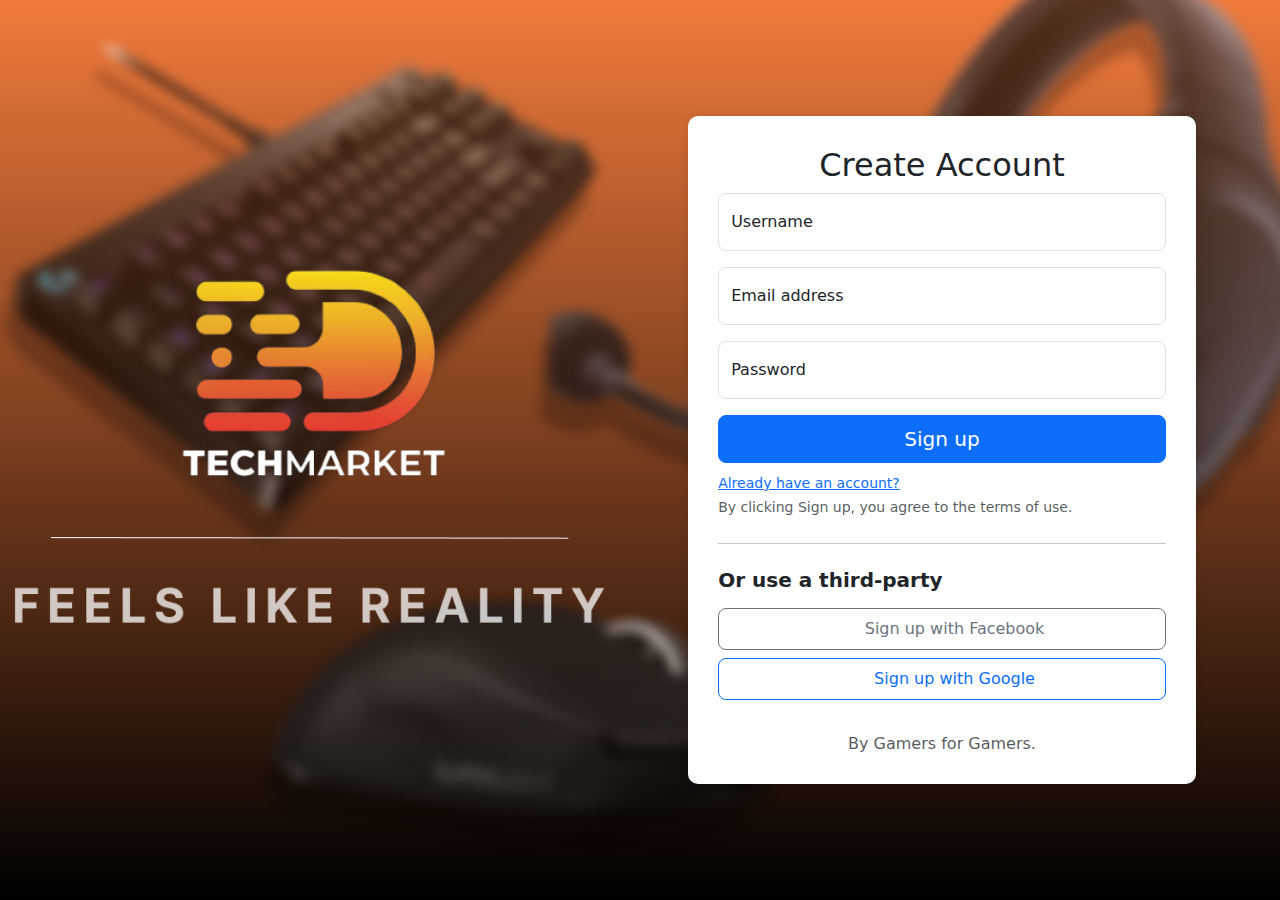
<file: index.html>
<!DOCTYPE html>
<html lang="en">
  <head>
    <meta charset="UTF-8" />
    <meta http-equiv="X-UA-Compatible" content="IE=edge" />
    <meta name="viewport" content="width=device-width, initial-scale=1.0" />
    <link
      href="https://cdn.jsdelivr.net/npm/bootstrap@5.3.3/dist/css/bootstrap.min.css"
      rel="stylesheet"
      integrity="sha384-QWTKZyjpPEjISv5WaRU9OFeRpok6YctnYmDr5pNlyT2bRjXh0JMhjY6hW+ALEwIH"
      crossorigin="anonymous"
    />
    <title>Register || TechMarket</title>
    <style>
      .body {
        font-family: "Poppins", sans-serif;
      }

      .orange {
        background: linear-gradient(to bottom, #f07a3c, #000000);
      }

      .backgroundTech {
        background-image: url("../src/img/background-forms.png");
        background-size: cover;
        background-repeat: no-repeat;
        height: 100vh;
        width: 100%;
      }

      .centerForms {
        width: 100%;
        height: 100vh;
      }

      .signupContainer {
        display: flex;
        align-items: center;
        justify-content: center;
        max-width: 500px;
        padding: 20px;
        box-shadow: 0 0 10px rgba(0, 0, 0, 0.1);
        border-radius: 10px;
      }

      .signupContainer h2 {
        text-align: center;
        margin-bottom: 20px;
      }

      .signup-form {
        height: auto;
        padding: 30px;
        background-color: #ffffff; /* Background color for the form section */
        box-shadow: 0 0 10px rgba(0, 0, 0, 0.1);
        border-radius: 10px;
      }

      .brand-logo {
        display: flex;
        align-items: center;
        justify-content: center;
        flex-direction: column;
      }

      .brand-logo img {
        max-width: 100%;
        height: auto;
      }
    </style>
  </head>
  <body class="orange">
    <div class="backgroundTech">
      <div class="container-fluid signup-container">
        <div class="row w-100 centerForms">
          <!-- left side -->
          <div class="col-md-6 brand-logo">
            <img src="./src/img/side-logo.png" alt="side-logo" />
          </div>
          <!-- right side -->
          <div
            class="col-md-6 d-flex align-items-center justify-content-center"
          >
            <div class="signup-form pb-md-1">
              <h2 class="text-center">Create Account</h2>
              <!-- <form action="dashboard.html"> -->
                <!-- <div class="form-group"> -->
                  <div class="form-floating mb-3">
                    <input
                      type="text"
                      class="form-control rounded-3"
                      id="usernameFloatingInput"
                      placeholder="name@example.com"
                    />
                    <label for="floatingInput">Username</label>
                  </div>
                <div class="form-floating mb-3">
                  <input
                    type="email"
                    class="form-control rounded-3"
                    id="emailFloatingInput"
                    placeholder="name@example.com"
                  />
                  <label for="floatingInput">Email address</label>
                </div>
                <div class="form-floating mb-3">
                  <input
                    type="password"
                    class="form-control rounded-3"
                    id="floatingPassword"
                    placeholder="Password"
                  />
                  <label for="floatingPassword">Password</label>
                </div>
                <button
                  class="w-100 mb-2 btn btn-lg rounded-3 btn-primary signup"
                  type="submit"
                  onclick="openLogin()"
                >
                  Sign up
                </button>
                <small class="my-lg-3">
                  <a href="./loginPage.html">Already have an account?</a>
                </small>
                <br>
                <small class="text-body-secondary"
                  >By clicking Sign up, you agree to the terms of use.</small
                >
                <hr class="my-4" />
                <h2 class="fs-5 fw-bold mb-3">Or use a third-party</h2>
                <button
                  class="w-100 py-2 mb-2 btn btn-outline-secondary rounded-3"
                  type="submit"
                >
                  <svg class="bi me-1" width="16" height="16">
                    <use xlink:href="#twitter"></use>
                  </svg>
                  Sign up with Facebook
                </button>
                <button
                  class="w-100 py-2 mb-2 btn btn-outline-primary rounded-3"
                  type="submit"
                >
                  <svg class="bi me-1" width="16" height="16">
                    <use xlink:href="#facebook"></use>
                  </svg>
                  Sign up with Google
                </button>
                <p
                  class="d-flex justify-content-center m-lg-4 m-md-2 text-body-secondary"
                >
                  By Gamers for Gamers.
                </p>
              <!-- </form> -->
            </div>
          </div>
        </div>
      </div>
    </div>

    <script
      src="https://cdn.jsdelivr.net/npm/bootstrap@5.3.3/dist/js/bootstrap.bundle.min.js"
      integrity="sha384-YvpcrYf0tY3lHB60NNkmXc5s9fDVZLESaAA55NDzOxhy9GkcIdslK1eN7N6jIeHz"
      crossorigin="anonymous"
    ></script>
    <script src="/Public/scripts/redirect.js"></script>
    <!-- <script src="/Public/scripts/auth.js"></script> -->
  </body>
</html>
</file>
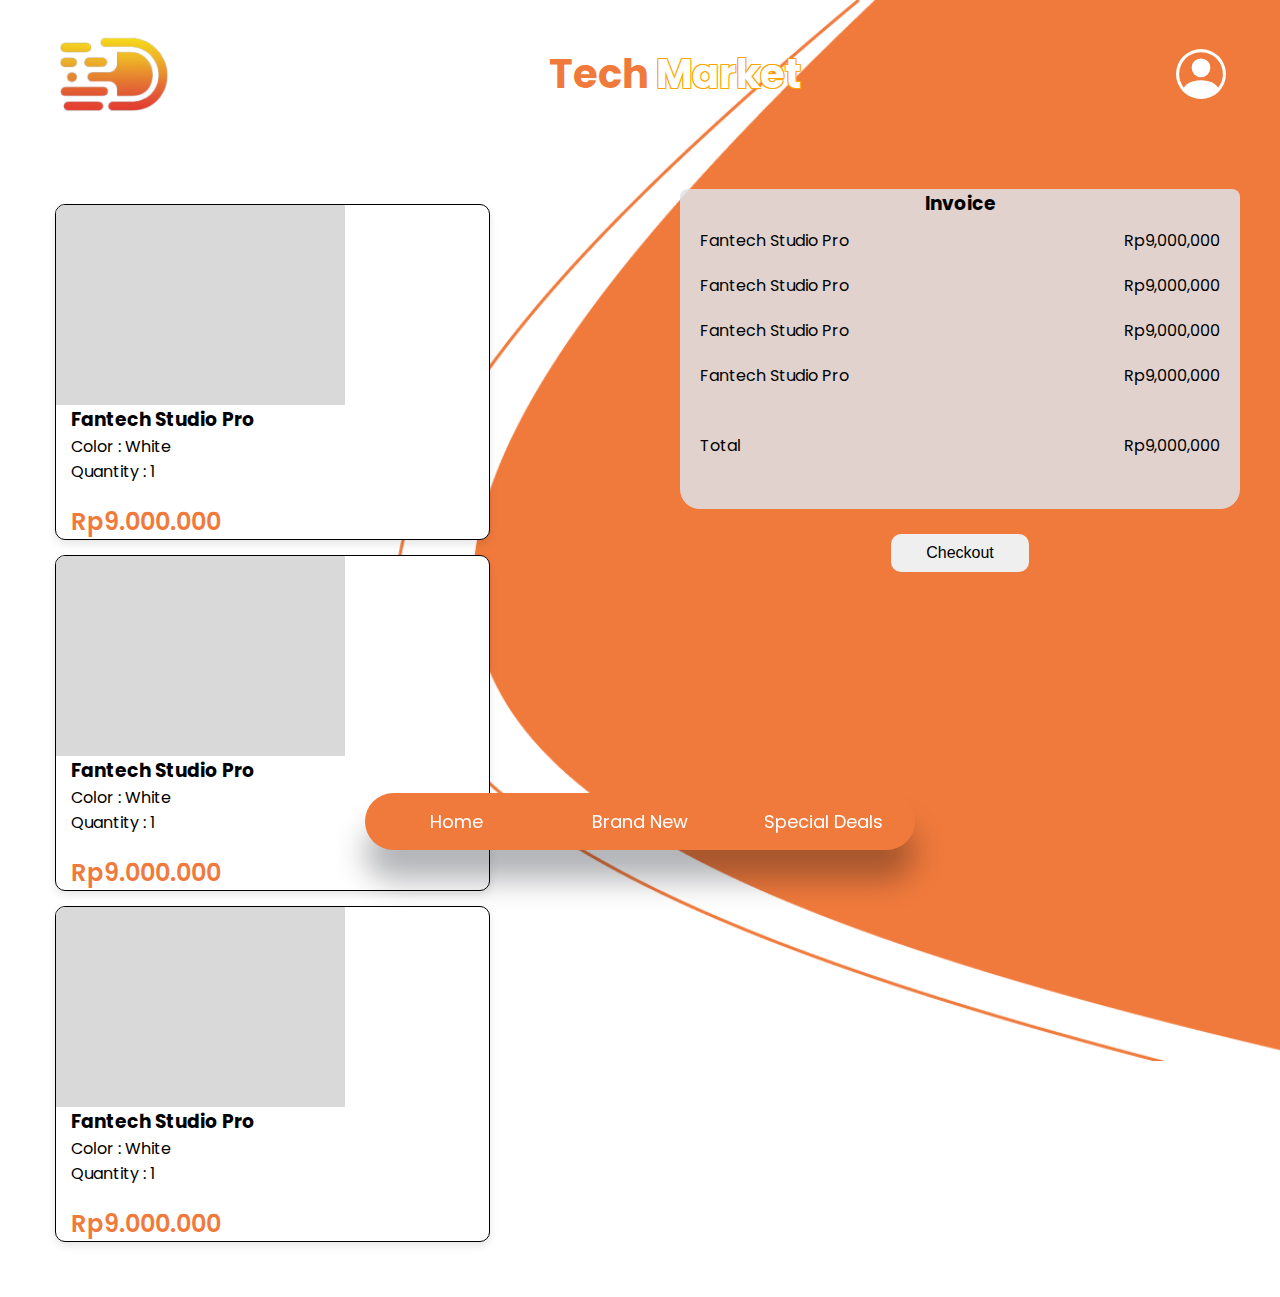
<file: Public/cart.html>
<!DOCTYPE html>
<html lang="en">
  <head>
    <meta charset="UTF-8" />
    <meta http-equiv="X-UA-Compatible" content="IE=edge" />
    <meta name="viewport" content="width=device-width, initial-scale=1.0" />
    <title>Cart || TechMarket</title>
    <link rel="preconnect" href="https://fonts.googleapis.com" />
    <link rel="preconnect" href="https://fonts.gstatic.com" crossorigin />
    <link
      href="https://fonts.googleapis.com/css2?family=Poppins:ital,wght@0,100;0,200;0,300;0,400;0,500;0,600;0,700;0,800;0,900;1,100;1,200;1,300;1,400;1,500;1,600;1,700;1,800;1,900&display=swap"
      rel="stylesheet"
    />
    <link
      rel="stylesheet"
      href="https://cdn.jsdelivr.net/npm/bootstrap-icons@1.11.3/font/bootstrap-icons.min.css"
    />
    <link rel="stylesheet" href="./SCSS/cart.css" />
  </head>
  <body>
    <div class="navbar-container">
      <nav>
        <!-- <a href="./dashboard.html" class="logo-brand">Techmarket</a> -->
        <ul class="nav-list">
          <a href="./dashboard.html" class="nav-items">Home</a></li>
          <a href="" class="nav-items">Brand New</a></li>
          <a href="" class="nav-items">Special Deals</a></li>
        </ul>
    </nav>
    </div>

    <div class="background"></div>

    <div class="tools-container" id="home">
      <a href="./dashboard.html" class="hovering"
        ><img src="/src/img/logo-techmarket.png" alt="logo-brand"
      /></a>
      <p class="tech">Tech<span class="market"> Market</span></p>
      <svg
        class="profile-icon"
        xmlns="http://www.w3.org/2000/svg"
        width="50"
        height="50"
        fill="currentColor"
        class="bi bi-person-circle"
        viewBox="0 0 16 16"
        color="white"
      >
        <path d="M11 6a3 3 0 1 1-6 0 3 3 0 0 1 6 0" />
        <path
          fill-rule="evenodd"
          d="M0 8a8 8 0 1 1 16 0A8 8 0 0 1 0 8m8-7a7 7 0 0 0-5.468 11.37C3.242 11.226 4.805 10 8 10s4.757 1.225 5.468 2.37A7 7 0 0 0 8 1"
        />
      </svg>
    </div>

    <section>
      <div class="container">
        <!-- Left Side -->
        <div class="product-container">
          <div class="card">
            <div class="layout">
              <img src="../src/img/contoh img.png" alt="Product image" />
              <div class="details-product">
                <div class="information">
                  <h3>Fantech Studio Pro</h3>
                  <p>Color : White</p>
                  <p>Quantity : 1</p>
                  <p class="price-product">Rp9.000.000</p>
                </div>
              </div>
            </div>
          </div>

          <div class="card">
            <div class="layout">
              <img src="../src/img/contoh img.png" alt="Product image" />
              <div class="details-product">
                <div class="information">
                  <h3>Fantech Studio Pro</h3>
                  <p>Color : White</p>
                  <p>Quantity : 1</p>
                  <p class="price-product">Rp9.000.000</p>
                </div>
              </div>
            </div>
          </div>

          <div class="card">
            <div class="layout">
              <img src="../src/img/contoh img.png" alt="Product image" />
              <div class="details-product">
                <div class="information">
                  <h3>Fantech Studio Pro</h3>
                  <p>Color : White</p>
                  <p>Quantity : 1</p>
                  <p class="price-product">Rp9.000.000</p>
                </div>
              </div>
            </div>
          </div>
        </div>
        <!-- Right Side -->
        <div class="total-price">
          <div class="invoice">
            <h3 class="center-text">Invoice</h3>
            <div class="invoice-details">
              <div class="details">
                <p>Fantech Studio Pro</p>
                <p>Rp9,000,000</p>
              </div>
              <div class="details">
                <p>Fantech Studio Pro</p>
                <p>Rp9,000,000</p>
              </div>
              <div class="details">
                <p>Fantech Studio Pro</p>
                <p>Rp9,000,000</p>
              </div>
              <div class="details">
                <p>Fantech Studio Pro</p>
                <p>Rp9,000,000</p>
              </div>
              <div class="details total">
                <p>Total</p>
                <p>Rp9,000,000</p>
              </div>
            </div>
          </div>
          <button>Checkout</button>
        </div>
      </div>
    </section>


  </body>
</html>
</file>
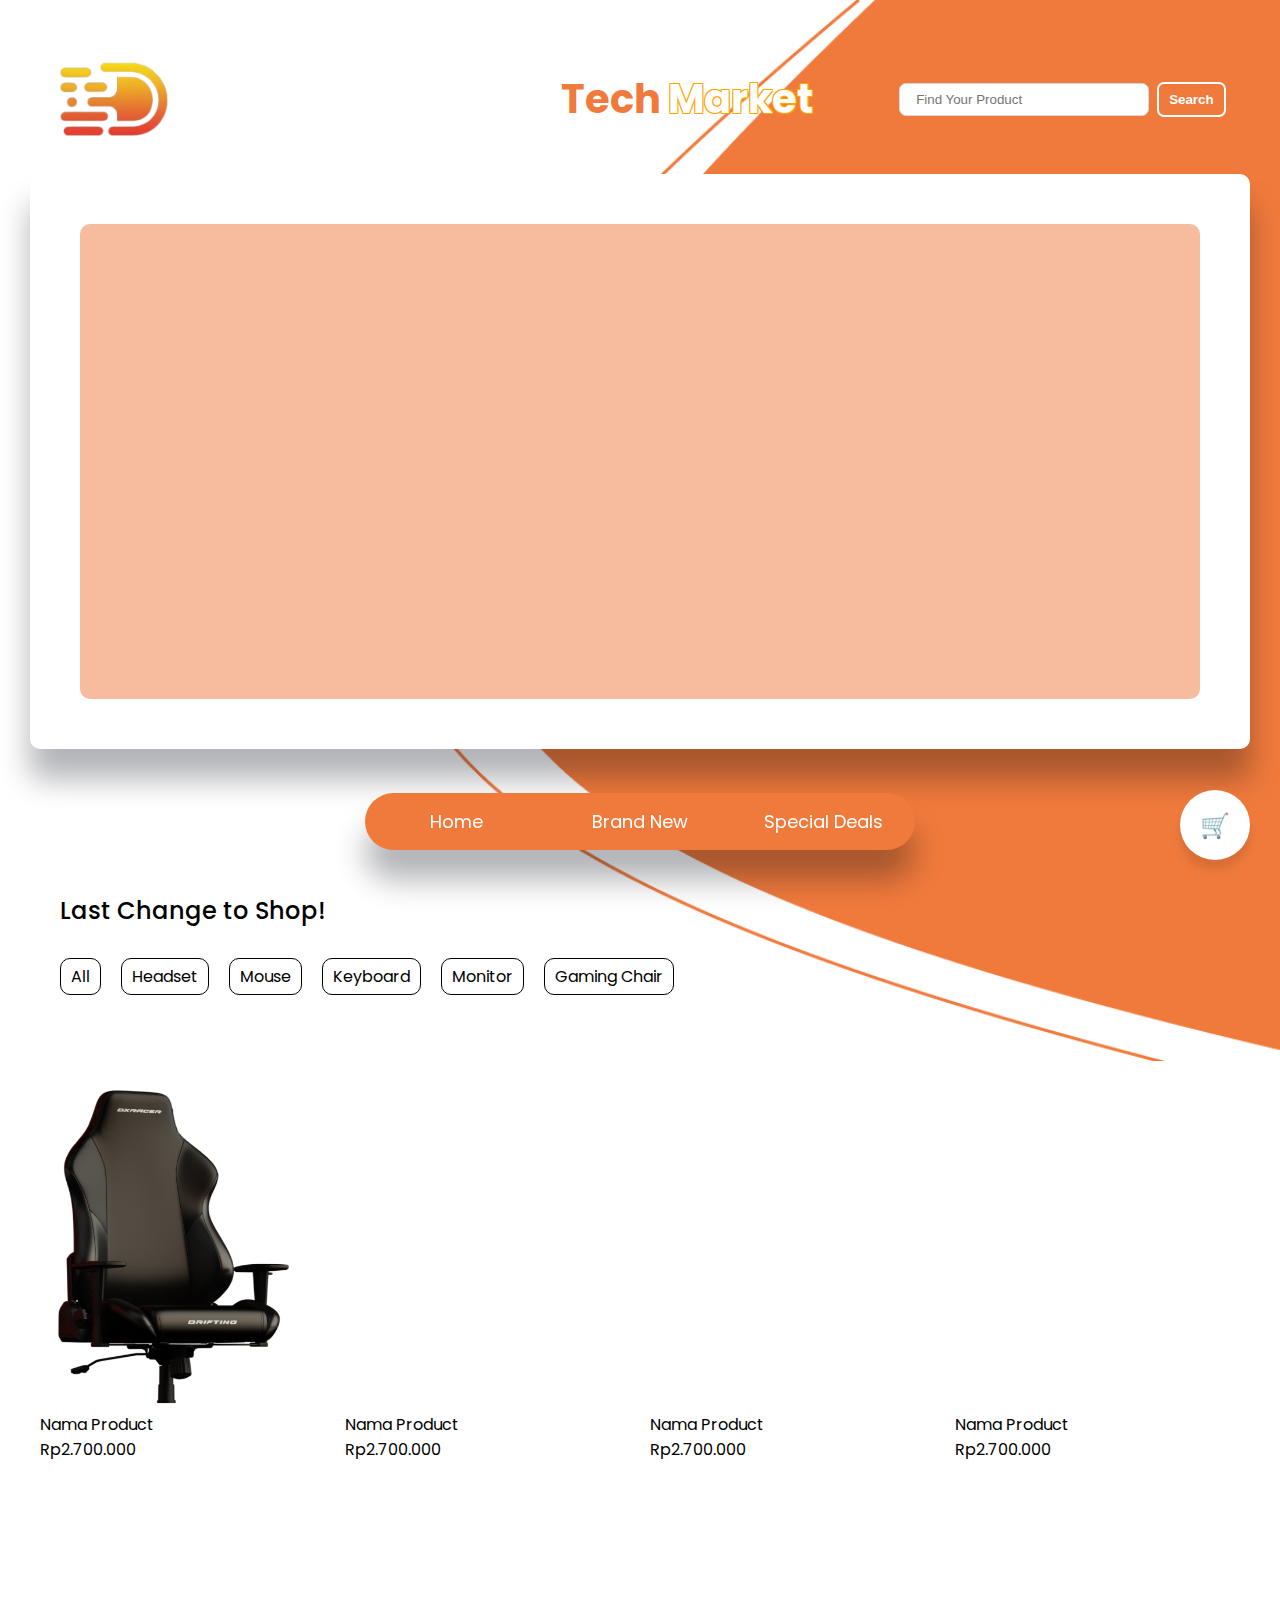
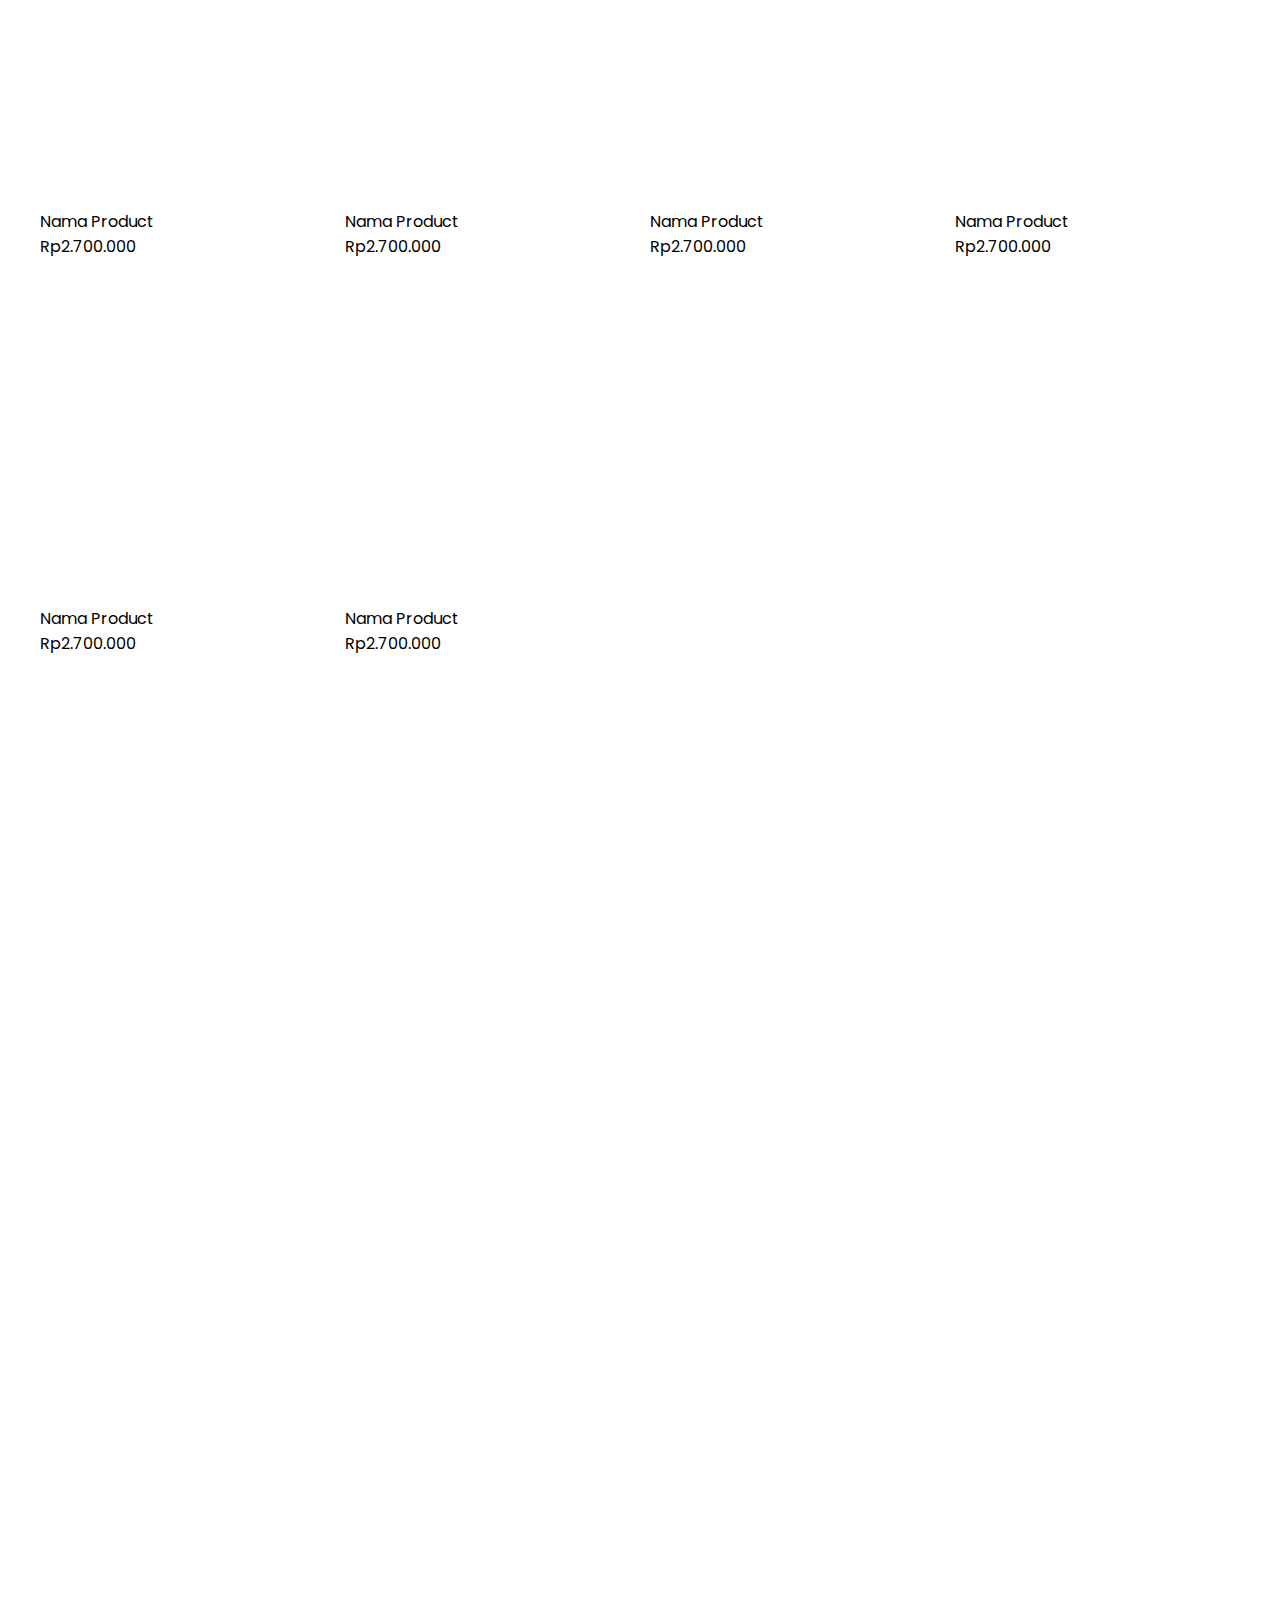
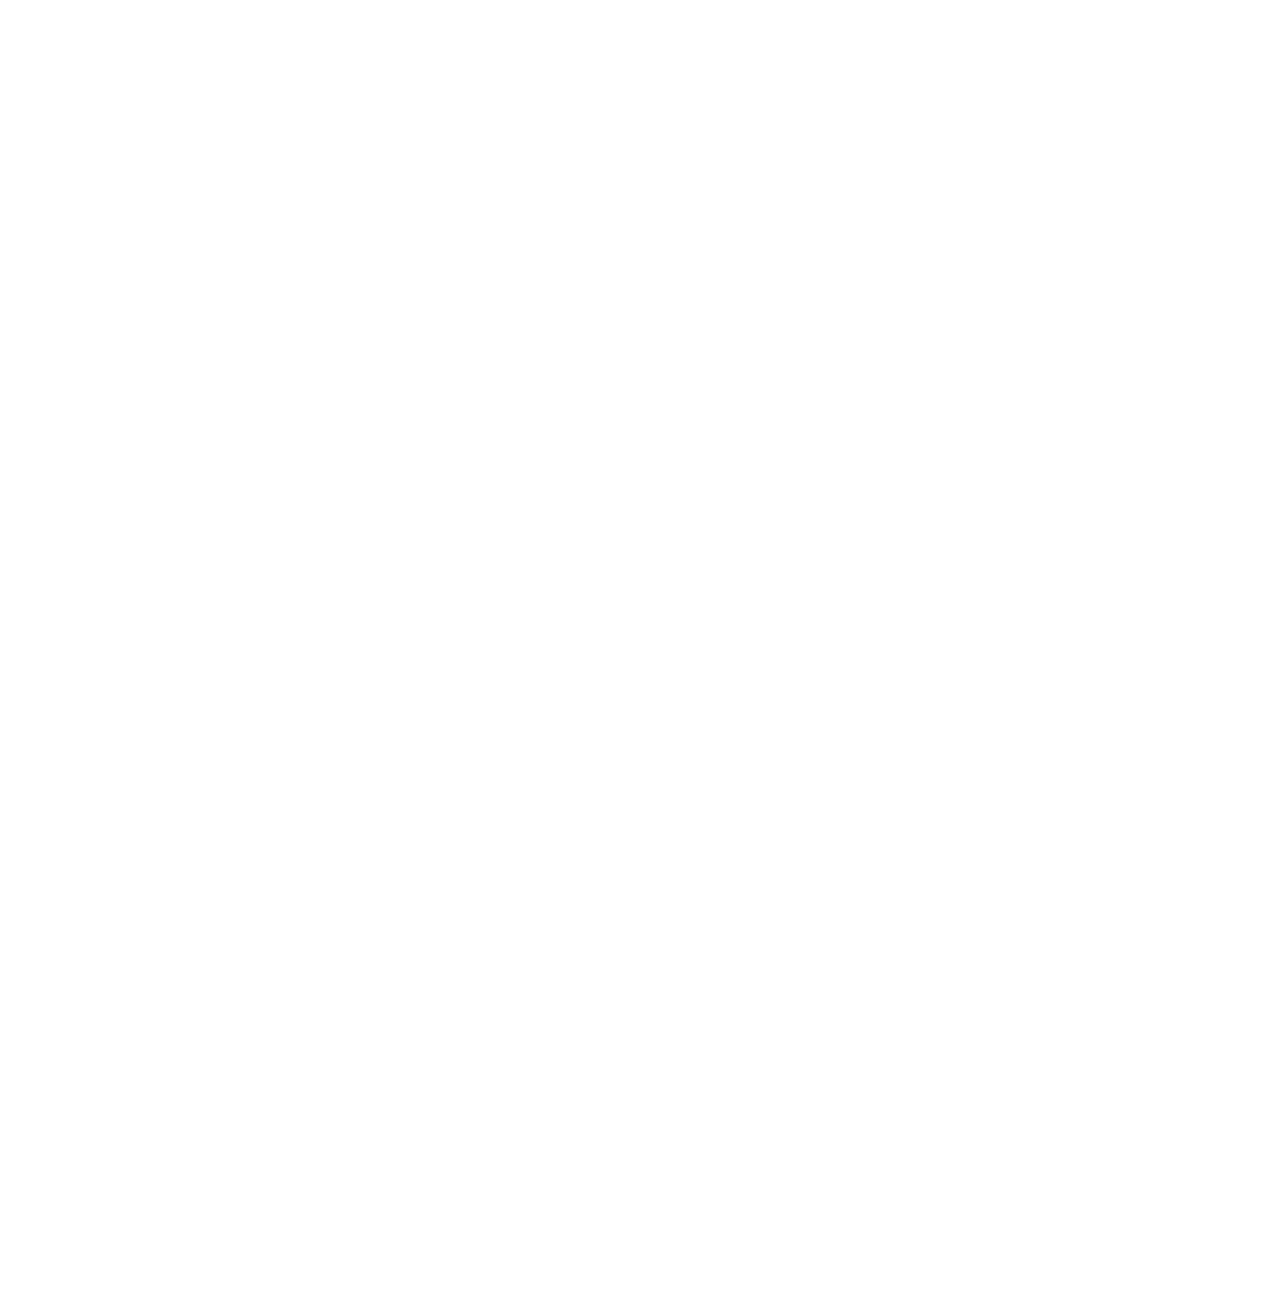
<file: Public/dashboard.html>
<!DOCTYPE html>
<html lang="en">
  <head>
    <meta charset="UTF-8" />
    <meta http-equiv="X-UA-Compatible" content="IE=edge" />
    <meta name="viewport" content="width=device-width, initial-scale=1.0" />
    <title>Home || TechMarket</title>
    <link rel="preconnect" href="https://fonts.googleapis.com" />
    <link rel="preconnect" href="https://fonts.gstatic.com" crossorigin />
    <link
      href="https://fonts.googleapis.com/css2?family=Poppins:ital,wght@0,100;0,200;0,300;0,400;0,500;0,600;0,700;0,800;0,900;1,100;1,200;1,300;1,400;1,500;1,600;1,700;1,800;1,900&display=swap"
      rel="stylesheet"
    />
    <link rel="stylesheet" href="./SCSS/style.css" />
  </head>
  <body>
    <div class="background"></div>

    <div class="navbar-container">
      <nav>
        <!-- <a href="./dashboard.html" class="logo-brand">Techmarket</a> -->
        <ul class="nav-list">
          <a href="#home" class="nav-items">Home</a></li>
          <a href="" class="nav-items">Brand New</a></li>
          <a href="" class="nav-items">Special Deals</a></li>
        </ul>
    </nav>
    </div>

    <br>

    <div class="tools-container" id="home">
      <a href="./dashboard.html"class="hovering" >
        <img src="/src/img/logo-techmarket.png" alt="logo-brand"></a>
      <p class="tech">Tech<span class="market"> Market</span></p>
      <div class="search-container">
        <input type="search" placeholder="Find Your Product" class="search-bar">
        <button type="submit" class="search-button">Search</button>
      </div>
    </div>    

    <section class="hero-section">
      <div class="banner-container">
        <!-- <img src="../src/img/Home.png" alt="Promo Banner"> -->
        <div class="banner"></div>
      </div>
    </section>

    <!-- Floating Cart -->
    <div class="floating-cart" onclick="openCart()">
      <div class="cart-icon">🛒</div>
    </div>

    <div class="category-container">
      <p>Last Change to Shop!</p>
      <ul class="nav nav-pills">
        <li class="nav-item category nav-link" data-category="All">All</li>
        <li class="nav-item category nav-link" data-category="Headset">Headset</li>
        <li class="nav-item category nav-link" data-category="Mouse">Mouse</li>
        <li class="nav-item category nav-link" data-category="Keyboard">Keyboard</li>
        <li class="nav-item category nav-link" data-category="Monitor">Monitor</li>
        <li class="nav-item category nav-link" data-category="Gaming Chair">Gaming Chair</li>
      </ul>
    </div>

    <div class="product-container" id="product-section">
      <!-- Product items will be dynamically added here -->
    </div>

    <div class="product-container">
      <div class="card-product">
        <div class="img-product" onclick="openProduct()">
          <img src="/src/img/DXRacer-DRIFTING-SERIES.png" alt="">
        </div>
        <p>Nama Product</p>
        <p>Rp2.700.000</p>
      </div>

      <div class="card-product">
        <div class="img-product"></div>
        <p>Nama Product</p>
        <p>Rp2.700.000</p>
      </div>

      <div class="card-product">
        <div class="img-product"></div>
        <p>Nama Product</p>
        <p>Rp2.700.000</p>
      </div>

      <div class="card-product">
        <div class="img-product"></div>
        <p>Nama Product</p>
        <p>Rp2.700.000</p>
      </div>

      <div class="card-product">
        <div class="img-product"></div>
        <p>Nama Product</p>
        <p>Rp2.700.000</p>
      </div>

      <div class="card-product">
        <div class="img-product"></div>
        <p>Nama Product</p>
        <p>Rp2.700.000</p>
      </div>

      <div class="card-product">
        <div class="img-product"></div>
        <p>Nama Product</p>
        <p>Rp2.700.000</p>
      </div>

      <div class="card-product">
        <div class="img-product"></div>
        <p>Nama Product</p>
        <p>Rp2.700.000</p>
      </div>

      <div class="card-product">
        <div class="img-product"></div>
        <p>Nama Product</p>
        <p>Rp2.700.000</p>
      </div>

      <div class="card-product">
        <div class="img-product"></div>
        <p>Nama Product</p>
        <p>Rp2.700.000</p>
      </div>
    </div>

    <script src="/Public/scripts/redirect.js"></script>
  </body>
</html>
</file>
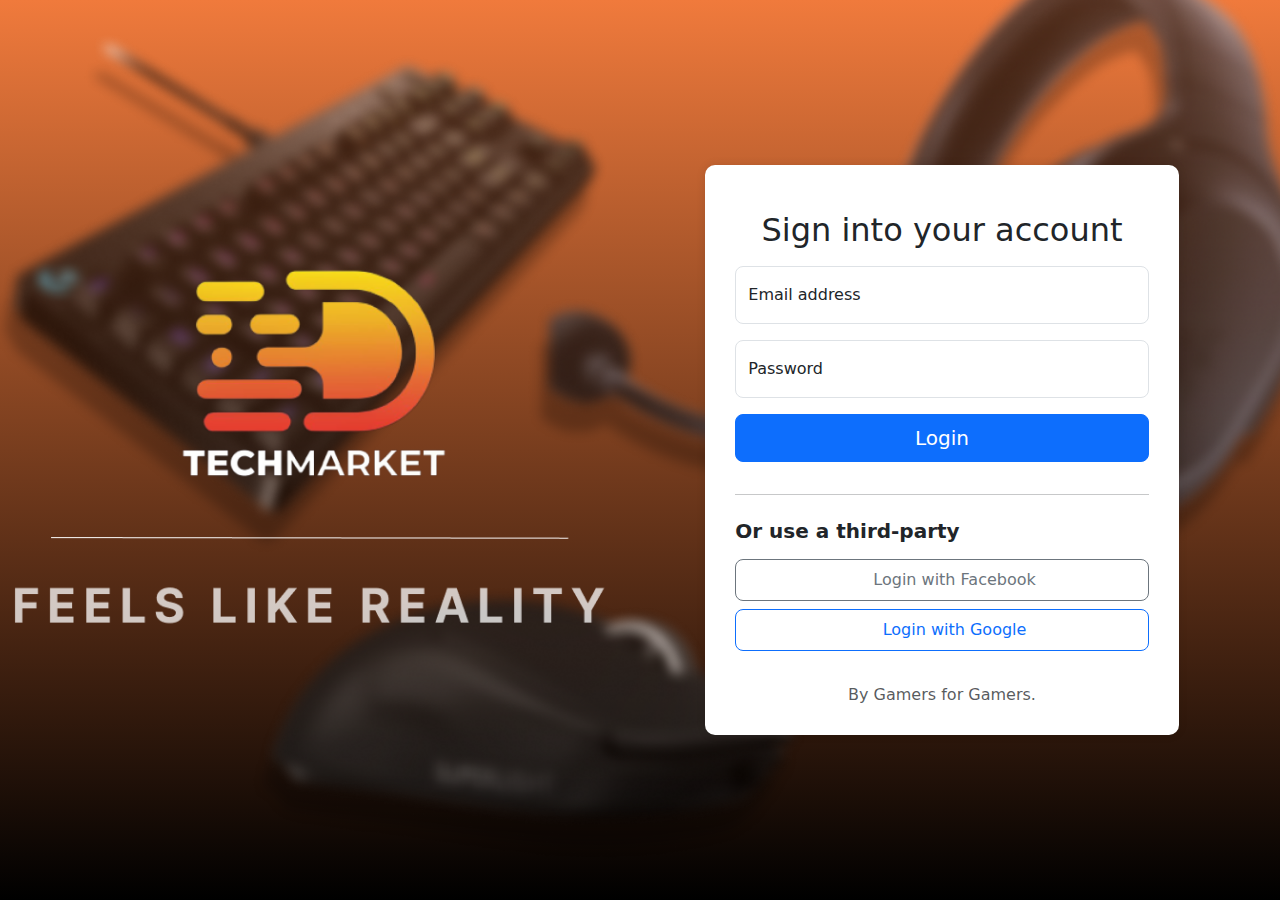
<file: Public/loginPage.html>
<!DOCTYPE html>
<html lang="en">
  <head>
    <meta charset="UTF-8" />
    <meta http-equiv="X-UA-Compatible" content="IE=edge" />
    <meta name="viewport" content="width=device-width, initial-scale=1.0" />
    <link
      href="https://cdn.jsdelivr.net/npm/bootstrap@5.3.3/dist/css/bootstrap.min.css"
      rel="stylesheet"
      integrity="sha384-QWTKZyjpPEjISv5WaRU9OFeRpok6YctnYmDr5pNlyT2bRjXh0JMhjY6hW+ALEwIH"
      crossorigin="anonymous"
    />
    <title>Login || TechMarket</title>
    <style>
      .body {
        font-family: "Poppins", sans-serif;
      }

      .orange {
        background: linear-gradient(to bottom, #f07a3c, #000000);
      }

      .backgroundTech {
        background-image: url("../src/img/background-forms.png");
        background-size: cover;
        background-repeat: no-repeat;
        height: 100vh;
        width: 100%;
      }

      .centerForms {
        width: 100%;
        height: 100vh;
      }

      .signupContainer {
        display: flex;
        align-items: center;
        justify-content: center;
        max-width: 500px;
        padding: 20px;
        box-shadow: 0 0 10px rgba(0, 0, 0, 0.1);
        border-radius: 10px;
      }

      .signupContainer h2 {
        text-align: center;
        margin-bottom: 20px;
      }

      .signup-form {
        height: auto;
        padding: 30px;
        background-color: #ffffff; /* Background color for the form section */
        box-shadow: 0 0 10px rgba(0, 0, 0, 0.1);
        border-radius: 10px;
      }

      .brand-logo {
        display: flex;
        align-items: center;
        justify-content: center;
        flex-direction: column;
      }

      .brand-logo img {
        max-width: 100%;
        height: auto;
      }
    </style>
  </head>
  <body class="orange">
    <div class="backgroundTech">
      <div class="container-fluid signup-container">
        <div class="row w-100 centerForms">
          <!-- left side -->
          <div class="col-md-6 brand-logo">
            <img src="../src/img/side-logo.png" alt="side-logo" />
          </div>
          <!-- right side -->
          <div
            class="col-md-6 d-flex align-items-center justify-content-center"
          >
            <div class="signup-form pb-md-1">
              <h2 class="text-center m-3">Sign into your account</h2>
              <!-- <form action="dashboard.html"> -->
                <!-- <div class="form-group"> -->
                <div class="form-floating mb-3">
                  <input
                    type="email"
                    class="form-control rounded-3"
                    id="floatingInput"
                    placeholder="name@example.com"
                  />
                  <label for="floatingInput">Email address</label>
                </div>
                <div class="form-floating mb-3">
                  <input
                    type="password"
                    class="form-control rounded-3"
                    id="floatingPassword"
                    placeholder="Password"
                  />
                  <label for="floatingPassword">Password</label>
                </div>
                <button
                  class="w-100 mb-2 btn btn-lg rounded-3 btn-primary"
                  type="submit"
                  onclick="openHome()"
                >
                  Login
                </button>
                <hr class="my-4" />
                <h2 class="fs-5 fw-bold mb-3">Or use a third-party</h2>
                <button
                  class="w-100 py-2 mb-2 btn btn-outline-secondary rounded-3"
                  type="submit"
                >
                  <svg class="bi me-1" width="16" height="16">
                    <use xlink:href="#twitter"></use>
                  </svg>
                  Login with Facebook
                </button>
                <button
                  class="w-100 py-2 mb-2 btn btn-outline-primary rounded-3"
                  type="submit"
                >
                  <svg class="bi me-1" width="16" height="16">
                    <use xlink:href="#facebook"></use>
                  </svg>
                  Login with Google
                </button>
                <p
                  class="d-flex justify-content-center m-lg-4 text-body-secondary"
                >
                  By Gamers for Gamers.
                </p>
              <!-- </form> -->
            </div>
          </div>
        </div>
      </div>
    </div>

    <script
      src="https://cdn.jsdelivr.net/npm/bootstrap@5.3.3/dist/js/bootstrap.bundle.min.js"
      integrity="sha384-YvpcrYf0tY3lHB60NNkmXc5s9fDVZLESaAA55NDzOxhy9GkcIdslK1eN7N6jIeHz"
      crossorigin="anonymous"
    ></script>
    <script src="./scripts/redirect.js"></script>
  </body>
</html>
</file>
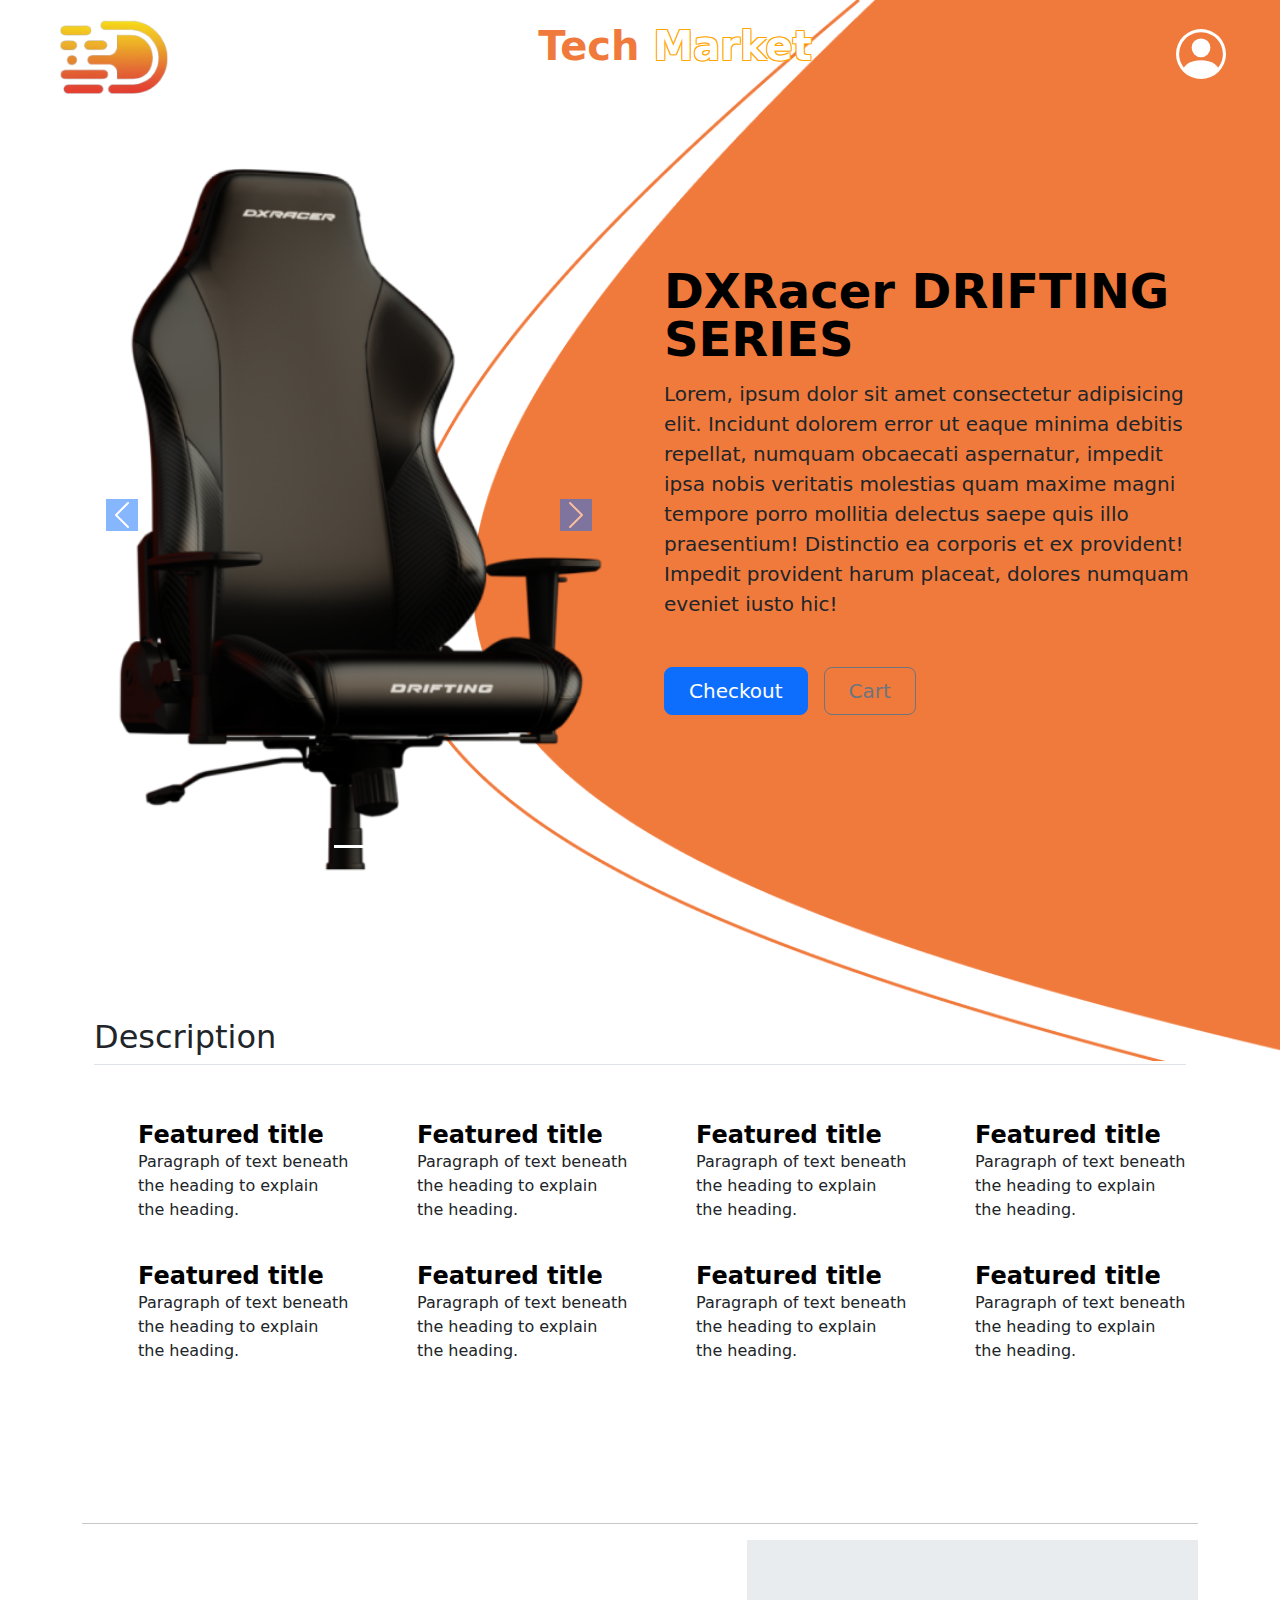
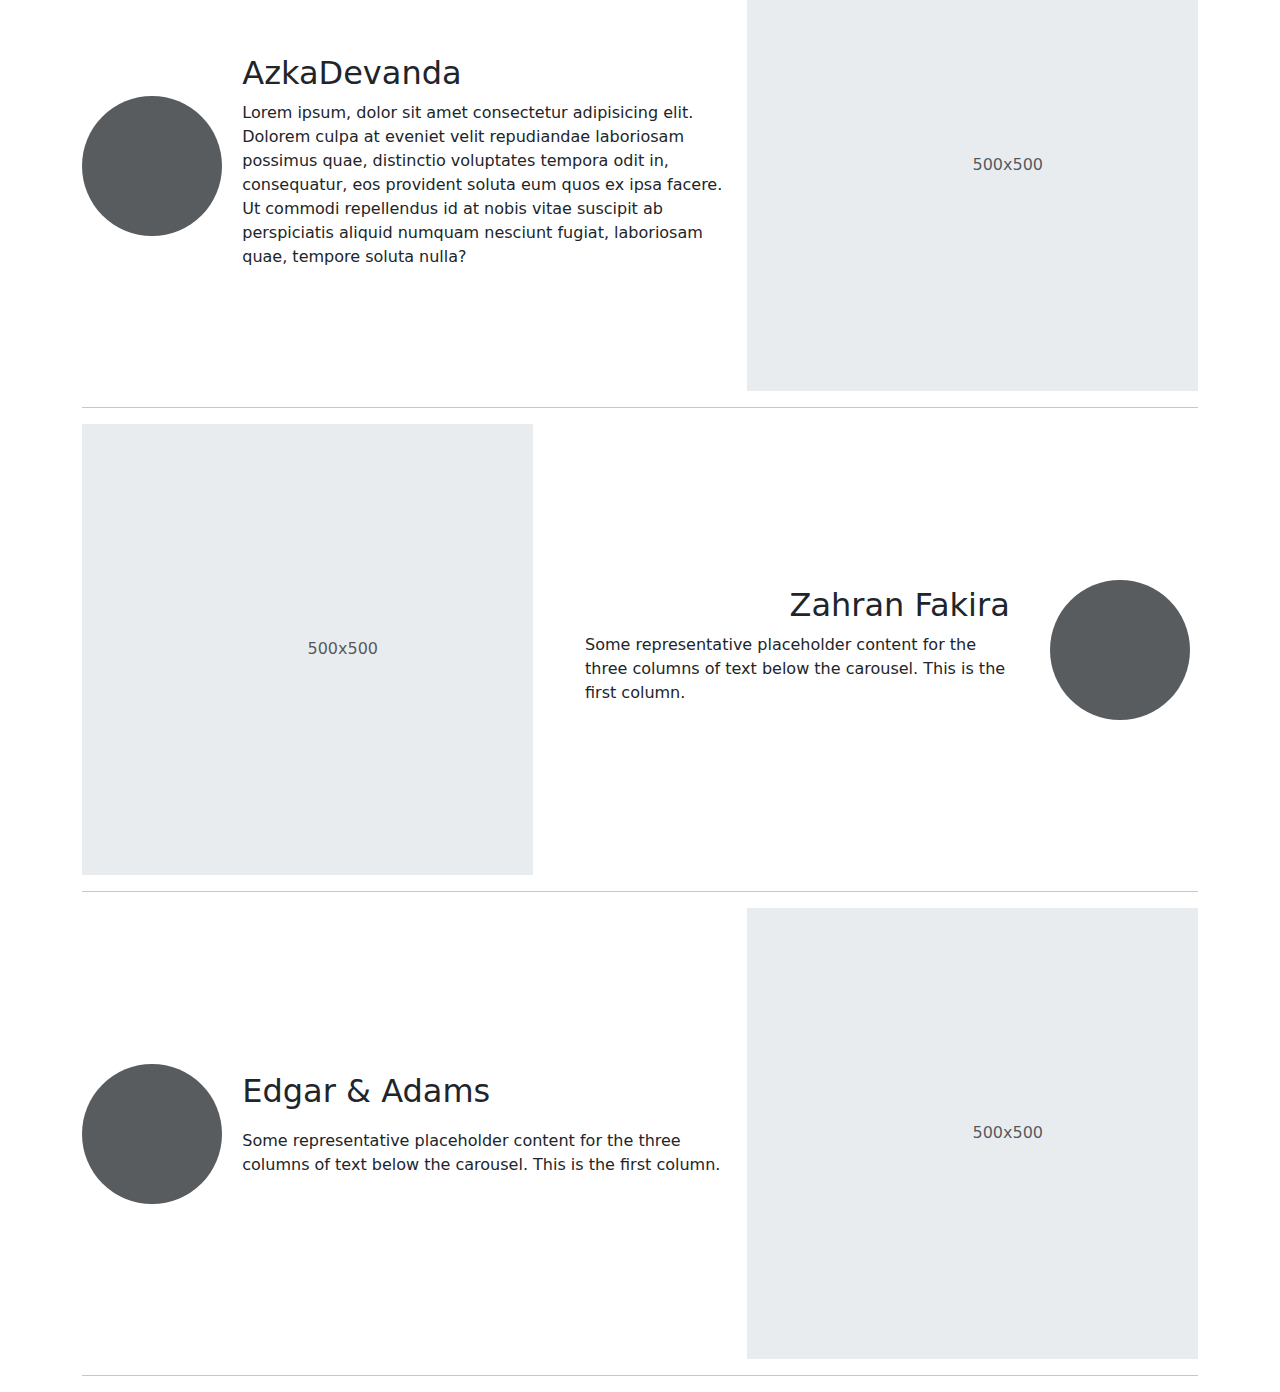
<file: Public/product.html>
<!DOCTYPE html>
<html lang="en">
  <head>
    <meta charset="UTF-8" />
    <meta http-equiv="X-UA-Compatible" content="IE=edge" />
    <meta name="viewport" content="width=device-width, initial-scale=1.0" />
    <title>Product || TechMarket</title>
    <link rel="preconnect" href="https://fonts.googleapis.com" />
    <link rel="preconnect" href="https://fonts.gstatic.com" crossorigin />
    <link
      href="https://fonts.googleapis.com/css2?family=Poppins:ital,wght@0,100;0,200;0,300;0,400;0,500;0,600;0,700;0,800;0,900;1,100;1,200;1,300;1,400;1,500;1,600;1,700;1,800;1,900&display=swap"
      rel="stylesheet"
    />
    <link
      rel="stylesheet"
      href="https://cdn.jsdelivr.net/npm/bootstrap-icons@1.11.3/font/bootstrap-icons.min.css"
    />
    <link rel="stylesheet" href="./SCSS/product.css" />
    <link
      href="https://cdn.jsdelivr.net/npm/bootstrap@5.3.3/dist/css/bootstrap.min.css"
      rel="stylesheet"
      integrity="sha384-QWTKZyjpPEjISv5WaRU9OFeRpok6YctnYmDr5pNlyT2bRjXh0JMhjY6hW+ALEwIH"
      crossorigin="anonymous"
    />
  </head>
  <body>
    <div class="background"></div>

    <div class="tools-container" id="home">
      <a href="./dashboard.html" class="hovering"
        ><img src="/src/img/logo-techmarket.png" alt="logo-brand"
      /></a>
      <p class="tech">Tech<span class="market"> Market</span></p>
      <svg
        class="profile-icon"
        xmlns="http://www.w3.org/2000/svg"
        width="50"
        height="50"
        fill="currentColor"
        class="bi bi-person-circle"
        viewBox="0 0 16 16"
        color="white"
      >
        <path d="M11 6a3 3 0 1 1-6 0 3 3 0 0 1 6 0" />
        <path
          fill-rule="evenodd"
          d="M0 8a8 8 0 1 1 16 0A8 8 0 0 1 0 8m8-7a7 7 0 0 0-5.468 11.37C3.242 11.226 4.805 10 8 10s4.757 1.225 5.468 2.37A7 7 0 0 0 8 1"
        />
      </svg>
    </div>

    <section class="container">
      <div class="row flex-lg-row align-items-center g-5 py-5">
        <div class="col-10 col-sm-8 col-lg-6">
          <div id="myCarousel" class="carousel slide mb-6" data-bs-ride="carousel">
            <div class="carousel-indicators">
              <button type="button" data-bs-target="#myCarousel" data-bs-slide-to="0" class="" aria-label="Slide 1"></button>
              <button type="button" data-bs-target="#myCarousel" data-bs-slide-to="1" aria-label="Slide 2" class="active" aria-current="true"></button>
              <button type="button" data-bs-target="#myCarousel" data-bs-slide-to="2" aria-label="Slide 3" class=""></button>
            </div>
            <div class="carousel-inner">
              <div class="carousel-item">
                <img src="/src/img/dxracer-drifting-oh-dh73-nc-3.jpg" class="d-block mx-lg-auto img-fluid" alt="gambar product" width="700" height="500" loading="lazy">
              </div>
              <div class="carousel-item active">
                <img src="/src/img/DXRacer-DRIFTING-SERIES.png" class="d-block mx-lg-auto img-fluid" alt="gambar product" width="700" height="500" loading="lazy">
              </div>
              <div class="carousel-item">
                <img src="/src/img/OIP.jpeg" class="d-block mx-lg-auto img-fluid" alt="gambar product" width="700" height="500" loading="lazy">
              </div>
            </div>
            <button class="carousel-control-prev" type="button" data-bs-target="#myCarousel" data-bs-slide="prev">
              <span class="carousel-control-prev-icon bg-primary" aria-hidden="true"></span>
              <span class="visually-hidden">Previous</span>
            </button>
            <button class="carousel-control-next" type="button" data-bs-target="#myCarousel" data-bs-slide="next">
              <span class="carousel-control-next-icon bg-primary" aria-hidden="true"></span>
              <span class="visually-hidden">Next</span>
            </button>
          </div>
        </div>
        <div class="col-lg-6">
          <h1 class="display-5 fw-bold text-body-emphasis lh-1 mb-3">DXRacer DRIFTING SERIES</h1>
          <p class="lead">Lorem, ipsum dolor sit amet consectetur adipisicing elit. Incidunt dolorem error ut eaque minima debitis repellat, numquam obcaecati aspernatur, impedit ipsa nobis veritatis molestias quam maxime magni tempore porro mollitia delectus saepe quis illo praesentium! Distinctio ea corporis et ex provident! Impedit provident harum placeat, dolores numquam eveniet iusto hic!</p>
          <div class="d-grid gap-2 d-md-flex justify-content-md-start my-lg-5 my-sm-2">
            <button type="button" class="btn btn-primary btn-lg px-4 me-md-2">Checkout</button>
            <button type="button" class="btn btn-outline-secondary btn-lg px-4">Cart</button>
          </div>
        </div>
      </div>
    </section>

    <div class="container px-4 py-5 my-5" id="icon-grid">
      <h2 class="pb-2 border-bottom">Description</h2>
  
      <div class="row row-cols-1 row-cols-sm-2 row-cols-md-3 row-cols-lg-4 g-4 py-5">
        <div class="col d-flex align-items-start">
          <svg class="bi text-body-secondary flex-shrink-0 me-3" width="1.75em" height="1.75em"><use xlink:href="#bootstrap"></use></svg>
          <div>
            <h3 class="fw-bold mb-0 fs-4 text-body-emphasis">Featured title</h3>
            <p>Paragraph of text beneath the heading to explain the heading.</p>
          </div>
        </div>
        <div class="col d-flex align-items-start">
          <svg class="bi text-body-secondary flex-shrink-0 me-3" width="1.75em" height="1.75em"><use xlink:href="#cpu-fill"></use></svg>
          <div>
            <h3 class="fw-bold mb-0 fs-4 text-body-emphasis">Featured title</h3>
            <p>Paragraph of text beneath the heading to explain the heading.</p>
          </div>
        </div>
        <div class="col d-flex align-items-start">
          <svg class="bi text-body-secondary flex-shrink-0 me-3" width="1.75em" height="1.75em"><use xlink:href="#calendar3"></use></svg>
          <div>
            <h3 class="fw-bold mb-0 fs-4 text-body-emphasis">Featured title</h3>
            <p>Paragraph of text beneath the heading to explain the heading.</p>
          </div>
        </div>
        <div class="col d-flex align-items-start">
          <svg class="bi text-body-secondary flex-shrink-0 me-3" width="1.75em" height="1.75em"><use xlink:href="#home"></use></svg>
          <div>
            <h3 class="fw-bold mb-0 fs-4 text-body-emphasis">Featured title</h3>
            <p>Paragraph of text beneath the heading to explain the heading.</p>
          </div>
        </div>
        <div class="col d-flex align-items-start">
          <svg class="bi text-body-secondary flex-shrink-0 me-3" width="1.75em" height="1.75em"><use xlink:href="#speedometer2"></use></svg>
          <div>
            <h3 class="fw-bold mb-0 fs-4 text-body-emphasis">Featured title</h3>
            <p>Paragraph of text beneath the heading to explain the heading.</p>
          </div>
        </div>
        <div class="col d-flex align-items-start">
          <svg class="bi text-body-secondary flex-shrink-0 me-3" width="1.75em" height="1.75em"><use xlink:href="#toggles2"></use></svg>
          <div>
            <h3 class="fw-bold mb-0 fs-4 text-body-emphasis">Featured title</h3>
            <p>Paragraph of text beneath the heading to explain the heading.</p>
          </div>
        </div>
        <div class="col d-flex align-items-start">
          <svg class="bi text-body-secondary flex-shrink-0 me-3" width="1.75em" height="1.75em"><use xlink:href="#geo-fill"></use></svg>
          <div>
            <h3 class="fw-bold mb-0 fs-4 text-body-emphasis">Featured title</h3>
            <p>Paragraph of text beneath the heading to explain the heading.</p>
          </div>
        </div>
        <div class="col d-flex align-items-start">
          <svg class="bi text-body-secondary flex-shrink-0 me-3" width="1.75em" height="1.75em"><use xlink:href="#tools"></use></svg>
          <div>
            <h3 class="fw-bold mb-0 fs-4 text-body-emphasis">Featured title</h3>
            <p>Paragraph of text beneath the heading to explain the heading.</p>
          </div>
        </div>
      </div>
    </div>

    <div class="container marketing">
    <!-- START THE FEATURETTES -->

    <hr class="featurette-divider">

    <div class="row featurette align-items-center">
      <div class="col-md-7 d-flex align-items-center">
        <div class="col-lg-3">
          <svg class="bd-placeholder-img rounded-circle" width="140" height="140" xmlns="http://www.w3.org/2000/svg" role="img" aria-label="Placeholder" preserveAspectRatio="xMidYMid slice" focusable="false"><title>Placeholder</title><rect width="100%" height="100%" fill="var(--bs-secondary-color)"></rect></svg>
          <!-- <p><a class="btn btn-secondary" href="#">View details »</a></p> -->
        </div>
        <div class="row">
          <h2 class="fw-normal mt-2">AzkaDevanda</h2>
          <p>Lorem ipsum, dolor sit amet consectetur adipisicing elit. Dolorem culpa at eveniet velit repudiandae laboriosam possimus quae, distinctio voluptates tempora odit in, consequatur, eos provident soluta eum quos ex ipsa facere. Ut commodi repellendus id at nobis vitae suscipit ab perspiciatis aliquid numquam nesciunt fugiat, laboriosam quae, tempore soluta nulla?</p>
        </div>
      </div>
      <div class="col-md-5">
        <svg class="bd-placeholder-img bd-placeholder-img-lg featurette-image img-fluid mx-auto" width="500" height="500" xmlns="http://www.w3.org/2000/svg" role="img" aria-label="Placeholder: 500x500" preserveAspectRatio="xMidYMid slice" focusable="false"><title>Placeholder</title><rect width="100%" height="100%" fill="var(--bs-secondary-bg)"></rect><text x="50%" y="50%" fill="var(--bs-secondary-color)" dy=".3em">500x500</text></svg>
      </div>
    </div>

    <hr class="featurette-divider">

    <div class="row featurette align-items-center">
      <div class="col-md-7 order-md-2 d-flex justify-content-end align-items-center">
        <div class="col-lg-3 order-sm-2 container">
          <svg class="bd-placeholder-img rounded-circle" width="140" height="140" xmlns="http://www.w3.org/2000/svg" role="img" aria-label="Placeholder" preserveAspectRatio="xMidYMid slice" focusable="false"><title>Placeholder</title><rect width="100%" height="100%" fill="var(--bs-secondary-color)"></rect></svg>
        </div>
        <div class="row mx-3">
          <h2 class="fw-normal mt-2 d-flex justify-content-end">Zahran Fakira</h2>
          <p>Some representative placeholder content for the three columns of text below the carousel. This is the first column.</p>
        </div>
      </div>
      <div class="col-md-5 order-md-1">
        <svg class="bd-placeholder-img bd-placeholder-img-lg featurette-image img-fluid mx-auto" width="500" height="500" xmlns="http://www.w3.org/2000/svg" role="img" aria-label="Placeholder: 500x500" preserveAspectRatio="xMidYMid slice" focusable="false"><title>Placeholder</title><rect width="100%" height="100%" fill="var(--bs-secondary-bg)"></rect><text x="50%" y="50%" fill="var(--bs-secondary-color)" dy=".3em">500x500</text></svg>
      </div>
    </div>

    <hr class="featurette-divider">

    <div class="row featurette align-items-center">
      <div class="col-md-7 d-flex align-item-center">
        <div class="col-lg-3">
          <svg class="bd-placeholder-img rounded-circle" width="140" height="140" xmlns="http://www.w3.org/2000/svg" role="img" aria-label="Placeholder" preserveAspectRatio="xMidYMid slice" focusable="false"><title>Placeholder</title><rect width="100%" height="100%" fill="var(--bs-secondary-color)"></rect></svg>
        </div>
        <div class="row">
          <h2 class="fw-normal mt-2">Edgar & Adams</h2>
          <p>Some representative placeholder content for the three columns of text below the carousel. This is the first column.</p>
        </div>
      </div>
      <div class="col-md-5">
        <svg class="bd-placeholder-img bd-placeholder-img-lg featurette-image img-fluid mx-auto" width="500" height="500" xmlns="http://www.w3.org/2000/svg" role="img" aria-label="Placeholder: 500x500" preserveAspectRatio="xMidYMid slice" focusable="false"><title>Placeholder</title><rect width="100%" height="100%" fill="var(--bs-secondary-bg)"></rect><text x="50%" y="50%" fill="var(--bs-secondary-color)" dy=".3em">500x500</text></svg>
      </div>
    </div>

    <hr class="featurette-divider">

    <!-- /END THE FEATURETTES -->

  </div>
      
      <script
      src="https://cdn.jsdelivr.net/npm/bootstrap@5.3.3/dist/js/bootstrap.bundle.min.js"
      integrity="sha384-YvpcrYf0tY3lHB60NNkmXc5s9fDVZLESaAA55NDzOxhy9GkcIdslK1eN7N6jIeHz"
      crossorigin="anonymous"
    ></script>
  </body>
</html>
</file>
<file: Public/SCSS/cart.css>
* {
  margin: 0;
  padding: 0;
  outline: none;
  text-decoration: none;
  border: none;
  scroll-behavior: smooth;
}

body {
  font-family: "Poppins", sans-serif;
  height: auto;
  /* background-color: red; */
}

.navbar-container {
  display: flex;
  justify-content: center;
  z-index: 999;
}

nav {
  position: fixed;
  display: flex;
  justify-content: space-between;
  overflow: hidden;
  bottom: 50px;
  border-radius: 40px;
  background-color: #f07a3c;
  box-shadow: 0px 30px 30px rgba(3, 7, 18, 0.3);
}

.navbar-container nav ul a {
  color: white;
  font-size: 18px;
}

.logo-brand {
  margin: 2rem;
  font-size: 34px;
  font-weight: bold;
}

.nav-list {
  display: flex;
  justify-content: space-around;
  align-items: center;
  list-style: none;
  width: 550px;
  padding: 0;
}

.nav-items {
  display: flex;
  align-items: center;
  justify-content: center;
  padding: 15px 10px;
  width: inherit;
  height: 100%;
  transition: 0.5s ease;
}

.nav-items:hover {
  background-color: white;
  color: #f07a3c;
}

/* background */
.background {
  width: 886px;
  height: 1061px;
  position: absolute;
  top: 0;
  right: 0;
  background-image: url("/src/img/background-home.png");
  background-size: cover;
  z-index: -1;
}

/* Search Component */
.tools-container {
  display: flex;
  align-items: center;
  justify-content: space-between;
  margin: 0.9rem;
  padding: 2.5rem;
  height: 2.5rem;
  gap: 15px;
}

.tools-container img {
  width: 120px;
  height: 80px;
  padding-top: 10px;
}

.hovering {
  transition: transform 0.2s ease-in-out;
}

.hovering:hover {
  transform: rotate(-5deg) scale(1.1);
}

.tools-container p {
  font-size: 40px;
  font-weight: bold;
  padding-left: 300px;
}

.tools-container .tech {
  color: #f07a3c;
}

.tools-container .market {
  color: white;
  text-shadow: -1px -1px 0 orange, 1px -1px 0 orange, -1px 1px 0 orange,
    1px 1px 0 orange;
}

.profile-icon {
  margin-left: 300px;
  cursor: pointer;
}

/* Content Product Cart */
.container {
  display: grid;
  grid-template-columns: 1.5fr 1fr;
  grid-gap: 20px;
  padding: 20px;
}

.product-container {
  padding: 20px;
  max-width: 75%;
}

.product-container .card {
  margin: 15px;
  background-color: #fff;
  border: 1px solid black;
  border-radius: 10px;
  overflow: hidden;
  box-shadow: 0 4px 8px rgba(0, 0, 0, 0.1);
}

.product-container .card .layout {
  display: flex;
  flex-wrap: wrap;
}

.product-container .card img {
  display: flex;
  border-radius: inherit;
}

.product-container .card .layout .details-product {
  display: flex;
  align-items: center;
  padding-left: 15px;
}

.details-product .information .price-product {
  margin-top: 20px;
  color: #f07a3c;
  font-size: 24px;
  font-weight: 600;
}

/* Invoice */

.total-price {
  display: flex;
  flex-direction: column;
  align-items: center;
  padding: 20px;
}

.invoice {
  background-color: rgba(222, 226, 230, 0.85);
  width: 35rem;
  height: 20rem;
  border-radius: 8px 8px 20px 20px;
  /* border: 1px solid #fff; */
}

.center-text {
  display: flex;
  justify-content: center;
}

.invoice-details {
  width: 100%;
  height: 100%;
}

.invoice-details .details {
  display: flex;
  flex-direction: row;
  justify-content: space-between;
  padding: 10px 20px;
}

.invoice-details .total {
  margin: 25px 0;
}

.total-price button {
  margin: 25px;
  padding: 10px 35px;
  border-radius: 10px;
  cursor: pointer;
  transition: 0.2s ease-in-out;
  font-size: 16px;
}

.total-price button:hover {
  background-color: rgba(222, 226, 230, 100);
  color: #f07a3c;
  box-shadow: 0 4px 8px rgba(0, 0, 0, 0.1);
}
</file>
<file: Public/SCSS/style.css>
* {
  margin: 0;
  padding: 0;
  outline: none;
  text-decoration: none;
  border: none;
  scroll-behavior: smooth;
}

body {
  font-family: "Poppins", sans-serif;
  height: 500vh;
}

.navbar-container {
  display: flex;
  justify-content: center;
}

nav {
  position: fixed;
  display: flex;
  justify-content: space-between;
  overflow: hidden;
  bottom: 50px;
  border-radius: 40px;
  background-color: #f07a3c;
  box-shadow: 0px 30px 30px rgba(3, 7, 18, 0.3);
  z-index: 1000;
}

.navbar-container nav ul a {
  color: white;
  font-size: 18px;
}

.logo-brand {
  margin: 2rem;
  font-size: 34px;
  font-weight: bold;
}

.nav-list {
  display: flex;
  justify-content: space-around;
  align-items: center;
  list-style: none;
  width: 550px;
  padding: 0;
}

.nav-items {
  display: flex;
  align-items: center;
  justify-content: center;
  padding: 15px 10px;
  width: inherit;
  height: 100%;
  transition: 0.5s ease;
}

.nav-items:hover {
  background-color: white;
  color: #f07a3c;
}

/* background */
.background {
  width: 886px;
  height: 1061px;
  position: absolute;
  right: 0;
  background-image: url("/src/img/background-home.png");
  background-size: cover;
  z-index: -1;
}

/* Search Component */
.tools-container {
  display: flex;
  align-items: center;
  justify-content: space-between;
  margin: 0.9rem;
  padding: 2.5rem;
  height: 2.5rem;
  gap: 15px;
}

.tools-container img {
  width: 120px;
  height: 80px;
  padding-top: 10px;
}

.hovering {
  transition: transform 0.2s ease-in-out;
}

.hovering:hover {
  transform: rotate(-5deg) scale(1.1);
}

.tools-container p {
  font-size: 40px;
  font-weight: bold;
  padding-left: 300px;
}

.tools-container .tech {
  color: #f07a3c;
}

.tools-container .market {
  color: white;
  text-shadow: -1px -1px 0 orange, 1px -1px 0 orange, -1px 1px 0 orange,
    1px 1px 0 orange;
}

.search-container {
  display: flex;
  align-items: center;
}

.search-bar {
  padding: 8px 16px;
  border: 1px solid #d9d9d9;
  border-radius: 7px;
  width: 250px;
}

.search-button {
  padding: 8px 10px;
  background-color: #f07a3c;
  color: #fff;
  border: 2px solid #fff;
  border-radius: 7px;
  cursor: pointer;
  margin-left: 8px;
  font-weight: bold;
  transition: 0.3s ease;
}

.search-button:hover{
  color: #e06928;
  background-color: #fff;
}

/* Promo Banner */
.hero-section {
  display: flex;
  justify-content: center;
  align-items: center;
  margin-bottom: 4rem;
}

.banner-container {
  display: flex;
  justify-content: center;
  align-items: center;
  background-color: white;
  width: auto;
  height: auto;
  border-radius: 10px;
  box-shadow: 0px 30px 30px rgba(3, 7, 18, 0.3);
}

.hero-section img {
  margin: 50px;
  border-radius: 10px;
}

.banner {
  margin: 50px;
  min-width: 70rem;
  min-height: 475px;
  background-color: rgba(240, 122, 60, 0.5);
  border-radius: 10px;
}

/* Category */

.category-container {
  display: flex;
  flex-direction: column;
  justify-content: center;
  max-width: 80rem;
  min-width: 40rem;
  margin: 30px 30px 10px 30px;
  padding: 30px 30px 10px 30px;
}

.category-container p {
  margin-top: 50px;
  font-size: 24px;
  font-weight: 500;
}

.category-container ul {
  display: flex;
  gap: 20px;
  margin: 20px 20px 20px 0;
  padding: 10px 10px 10px 0;
}

.category-container .category {
  list-style: none;
  border: 1px solid #000;
  padding: 5px 10px;
  border-radius: 10px;
  cursor: pointer;
}

.category:hover {
  background-color: #f07a3c;
  border: 1px solid #fff;
  color: white;
}

/* Floating Cart */
.floating-cart {
  position: fixed;
  bottom: 40px;
  right: 30px;
  width: 70px;
  height: 70px;
  background-color: #fff;
  border-radius: 50%;
  display: flex;
  align-items: center;
  justify-content: center;
  box-shadow: 0 10px 10px rgba(0, 0, 0, 0.1);
  cursor: pointer;
  transition: background-color 0.3s ease;
  font-size: 24px;
}

.floating-cart:hover {
  background-color: #e06928;
}

.cart-icon {
  font-size: 24px;
}

/* Card Product */
.product-container {
  display: grid;
  grid-template-columns: repeat(auto-fill, minmax(250px, 1fr));
  gap: 20px;
  margin: 10px 20px;
  padding: 10px 20px;
}

/* .card-product {
  
} */

.img-product {
  width: 16rem;
  height: 20rem;
  background-size: cover;
  margin-bottom: 7px;
  cursor: pointer;
  overflow: hidden;
}

.img-product img {
  width: 16rem;
  height: 20rem;
  transition: transform 0.3s ease-in-out;
}

.img-product img:hover {
  transform: scale(1.1);
}

.img-product:hover {
  border: 3px solid #e06928;
}
</file>
<file: Public/SCSS/product.css>
* {
  margin: 0;
  padding: 0;
  outline: none;
  text-decoration: none;
  border: none;
  scroll-behavior: smooth;
}

body {
  font-family: "Poppins", sans-serif;
  height: auto;
  /* background-color: red; */
}

/* background */
.background {
  width: 886px;
  height: 1061px;
  position: absolute;
  top: 0;
  right: 0;
  background-image: url("/src/img/background-home.png");
  background-size: cover;
  z-index: -1;
}

/* Search Component */
.tools-container {
  display: flex;
  align-items: center;
  justify-content: space-between;
  margin: 0.9rem;
  padding: 2.5rem;
  height: 2.5rem;
  gap: 15px;
}

.tools-container img {
  width: 120px;
  height: 90px;
  padding-top: 10px;
}

.hovering {
  transition: transform 0.2s ease-in-out;
}

.hovering:hover {
  transform: rotate(-5deg) scale(1.1);
}

.tools-container p {
  font-size: 40px;
  font-weight: bold;
  padding-left: 300px;
}

.tools-container .tech {
  color: #f07a3c;
}

.tools-container .market {
  color: white;
  text-shadow: -1px -1px 0 orange, 1px -1px 0 orange, -1px 1px 0 orange,
    1px 1px 0 orange;
}

.profile-icon {
  margin-left: 300px;
  cursor: pointer;
}
</file>
